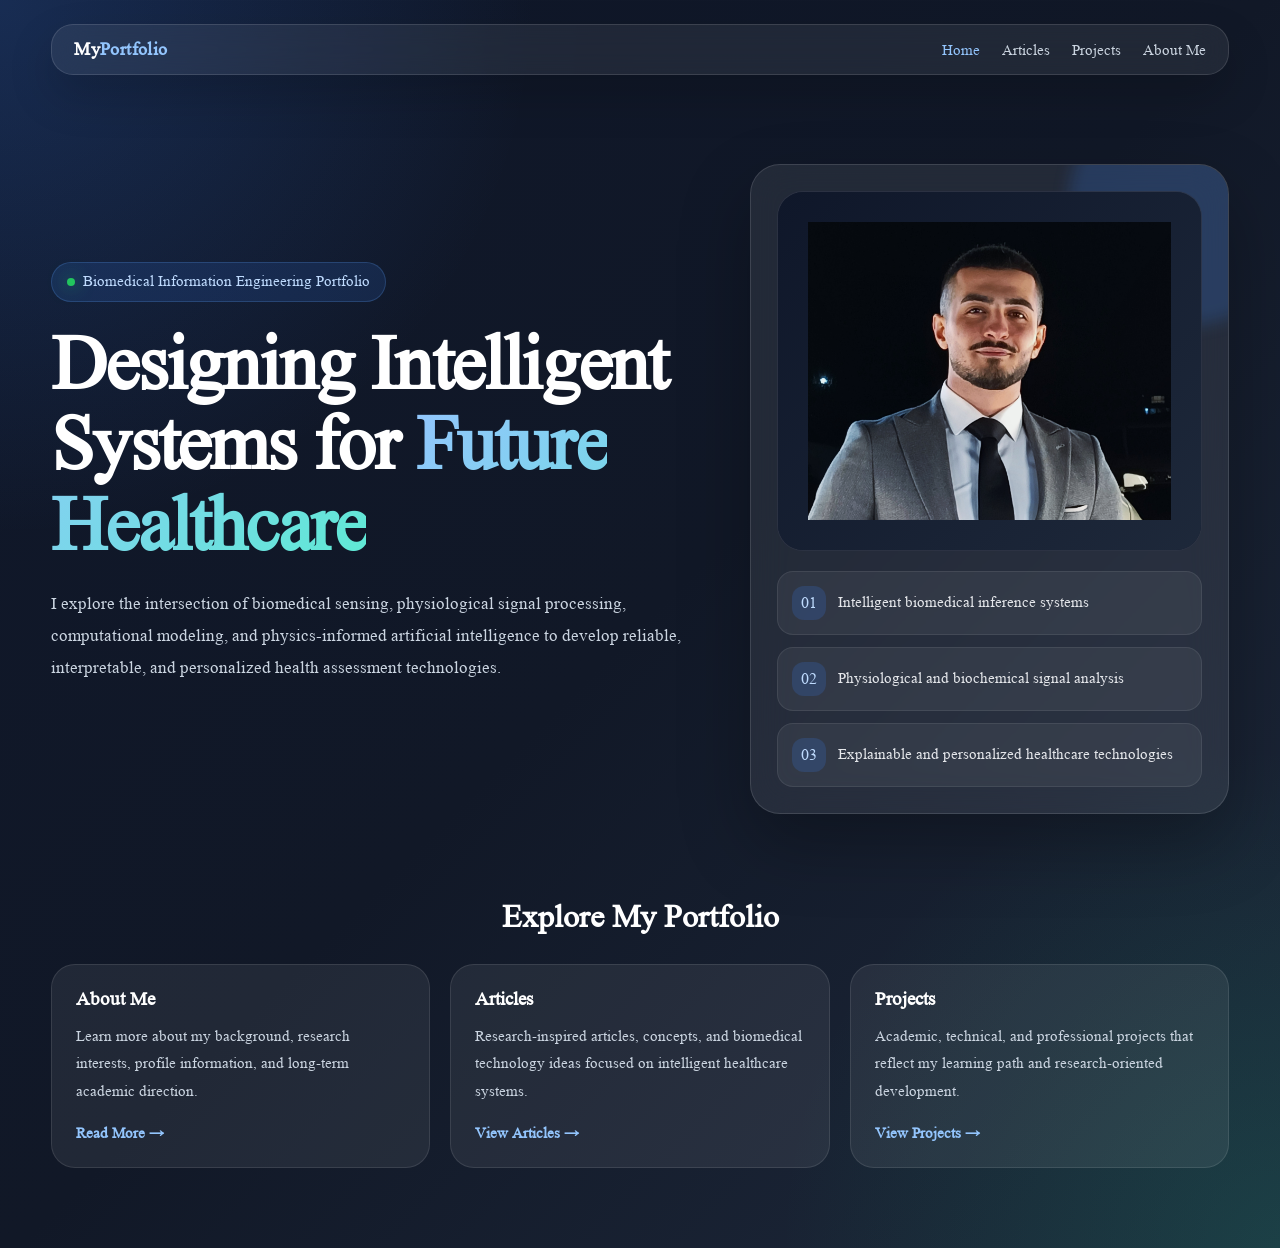
<file: index.html>
<!DOCTYPE html>
<html lang="en" dir="ltr">
<head>
  <meta charset="UTF-8" />
  <meta name="viewport" content="width=device-width, initial-scale=1.0" />
  <title>Home</title>

  <style>
    @font-face{
      font-family: my-font;
      src: url("font/times.ttf");
      font-weight: normal;
      font-style: normal;
    }
    * {
      font-family: "my-font", sans-serif;
      margin: 0;
      padding: 0;
      box-sizing: border-box;
    }

    body {
      font-family: "Segoe UI", Tahoma, Geneva, Verdana, sans-serif;
      background:
        radial-gradient(circle at top left, rgba(59,130,246,0.20), transparent 30%),
        radial-gradient(circle at bottom right, rgba(16,185,129,0.16), transparent 28%),
        linear-gradient(135deg, #0f172a, #111827, #1e293b);
      color: #e5e7eb;
      min-height: 100vh;
      overflow-x: hidden;
    }

    a {
      text-decoration: none;
      color: inherit;
    }

    .container {
      width: min(1180px, 92%);
      margin: 0 auto;
    }

    .navbar {
      padding: 24px 0;
      position: relative;
      z-index: 10;
    }

    .nav-content {
      display: flex;
      align-items: center;
      justify-content: space-between;
      background: rgba(255, 255, 255, 0.07);
      border: 1px solid rgba(255, 255, 255, 0.12);
      backdrop-filter: blur(18px);
      -webkit-backdrop-filter: blur(18px);
      border-radius: 22px;
      padding: 14px 22px;
      box-shadow: 0 20px 45px rgba(0, 0, 0, 0.18);
    }

    .logo {
      font-size: 1.15rem;
      font-weight: 700;
      color: #ffffff;
      letter-spacing: 0.4px;
    }

    .logo span {
      color: #93c5fd;
    }

    .nav-links {
      display: flex;
      align-items: center;
      gap: 22px;
      list-style: none;
    }

    .nav-links a {
      font-size: 0.95rem;
      color: #cbd5e1;
      transition: 0.3s ease;
    }

    .nav-links a:hover,
    .nav-links a.active {
      color: #93c5fd;
    }

    .hero {
      min-height: calc(100vh - 100px);
      display: flex;
      align-items: center;
      padding: 60px 0 80px;
      position: relative;
    }

    .hero-grid {
      display: grid;
      grid-template-columns: 1.15fr 0.85fr;
      gap: 50px;
      align-items: center;
    }

    .hero-badge {
      display: inline-flex;
      align-items: center;
      gap: 8px;
      padding: 10px 15px;
      border-radius: 999px;
      background: rgba(59, 130, 246, 0.14);
      border: 1px solid rgba(96, 165, 250, 0.22);
      color: #bfdbfe;
      font-size: 0.92rem;
      margin-bottom: 22px;
    }

    .badge-dot {
      width: 8px;
      height: 8px;
      background: #22c55e;
      border-radius: 50%;
      box-shadow: 0 0 18px rgba(34, 197, 94, 0.8);
    }

    .hero-title {
      font-size: clamp(2.6rem, 6vw, 5.4rem);
      line-height: 1.05;
      color: #ffffff;
      margin-bottom: 22px;
      letter-spacing: -1.8px;
    }

    .hero-title span {
      background: linear-gradient(135deg, #93c5fd, #5eead4);
      -webkit-background-clip: text;
      background-clip: text;
      color: transparent;
    }

    .hero-subtitle {
      max-width: 720px;
      color: #cbd5e1;
      line-height: 1.9;
      font-size: 1.06rem;
      margin-bottom: 32px;
    }

    .visual-card {
      position: relative;
      background: rgba(255,255,255,0.08);
      border: 1px solid rgba(255,255,255,0.12);
      border-radius: 30px;
      padding: 26px;
      backdrop-filter: blur(20px);
      -webkit-backdrop-filter: blur(20px);
      box-shadow: 0 30px 70px rgba(0, 0, 0, 0.28);
      overflow: hidden;
    }

    .visual-card::before {
      content: "";
      position: absolute;
      width: 240px;
      height: 240px;
      border-radius: 50%;
      background: rgba(59,130,246,0.20);
      top: -80px;
      right: -80px;
      filter: blur(8px);
    }

    .profile-frame {
      position: relative;
      border-radius: 26px;
      overflow: hidden;
      margin-bottom: 20px;
      background: rgba(15,23,42,0.75);
      border: 1px solid rgba(255,255,255,0.10);
      height: 360px;
    }

    .profile-frame img {
      width: 100%;
      height: 100%;
      object-fit: cover;
      display: block;
      opacity: 0.96;
    }

    .profile-placeholder {
      height: 100%;
      display: flex;
      align-items: center;
      justify-content: center;
      text-align: center;
      padding: 30px;
      color: #94a3b8;
      line-height: 1.8;
      background:
        radial-gradient(circle at center, rgba(59,130,246,0.18), transparent 34%),
        linear-gradient(135deg, rgba(15,23,42,0.96), rgba(30,41,59,0.96));
    }

    .focus-list {
      position: relative;
      display: grid;
      gap: 12px;
    }

    .focus-item {
      display: flex;
      align-items: center;
      gap: 12px;
      padding: 14px;
      border-radius: 16px;
      background: rgba(255,255,255,0.06);
      border: 1px solid rgba(255,255,255,0.08);
    }

    .focus-icon {
      width: 34px;
      height: 34px;
      border-radius: 12px;
      display: grid;
      place-items: center;
      background: rgba(59,130,246,0.18);
      color: #bfdbfe;
      flex-shrink: 0;
    }

    .focus-item span {
      color: #e5e7eb;
      font-size: 0.94rem;
      line-height: 1.5;
    }

    .sections-preview {
      padding: 0 0 80px;
    }

    .section-title {
      text-align: center;
      font-size: 2rem;
      color: #ffffff;
      margin-bottom: 28px;
    }

    .preview-grid {
      display: grid;
      grid-template-columns: repeat(3, minmax(0, 1fr));
      gap: 20px;
    }

    .preview-card {
      background: rgba(255,255,255,0.07);
      border: 1px solid rgba(255,255,255,0.10);
      border-radius: 24px;
      padding: 24px;
      transition: 0.3s ease;
      min-height: 190px;
    }

    .preview-card:hover {
      transform: translateY(-6px);
      background: rgba(255,255,255,0.10);
      border-color: rgba(96,165,250,0.28);
    }

    .preview-card h3 {
      color: #ffffff;
      font-size: 1.2rem;
      margin-bottom: 12px;
    }

    .preview-card p {
      color: #cbd5e1;
      line-height: 1.8;
      font-size: 0.95rem;
      margin-bottom: 18px;
    }

    .preview-card a {
      color: #93c5fd;
      font-weight: 600;
      font-size: 0.94rem;
    }

    @media (max-width: 950px) {
      .hero-grid {
        grid-template-columns: 1fr;
      }

      .visual-card {
        max-width: 560px;
      }

      .preview-grid {
        grid-template-columns: 1fr;
      }
    }

    @media (max-width: 720px) {
      .nav-content {
        flex-direction: column;
        gap: 16px;
      }

      .nav-links {
        flex-wrap: wrap;
        justify-content: center;
        gap: 14px;
      }

      .hero {
        padding-top: 35px;
      }

      .profile-frame {
        height: 290px;
      }
    }
  </style>
</head>

<body>
  <header class="navbar">
    <div class="container">
      <nav class="nav-content">
        <a href="index.html" class="logo">My<span>Portfolio</span></a>

        <ul class="nav-links">
          <li><a href="index.html" class="active">Home</a></li>
          <li><a href="article/article.html">Articles</a></li>
          <li><a href="Projects/Projects.html">Projects</a></li>
          <li><a href="about-me.html">About Me</a></li>
        </ul>
      </nav>
    </div>
  </header>

  <main>
    <section class="hero">
      <div class="container">
        <div class="hero-grid">
          <div class="hero-content">
            <div class="hero-badge">
              <span class="badge-dot"></span>
              Biomedical Information Engineering Portfolio
            </div>

            <h1 class="hero-title">
              Designing Intelligent Systems for <span>Future Healthcare</span>
            </h1>

            <p class="hero-subtitle">
              I explore the intersection of biomedical sensing, physiological signal processing,
              computational modeling, and physics-informed artificial intelligence to develop
              reliable, interpretable, and personalized health assessment technologies.
            </p>
          </div>

          <aside class="visual-card">
            <div class="profile-frame">
              <div class="profile-placeholder">
                <img src="Img/profile.jpg" alt="">
              </div>
            </div>

            <div class="focus-list">
              <div class="focus-item">
                <div class="focus-icon">01</div>
                <span>Intelligent biomedical inference systems</span>
              </div>

              <div class="focus-item">
                <div class="focus-icon">02</div>
                <span>Physiological and biochemical signal analysis</span>
              </div>

              <div class="focus-item">
                <div class="focus-icon">03</div>
                <span>Explainable and personalized healthcare technologies</span>
              </div>
            </div>
          </aside>
        </div>
      </div>
    </section>

    <section class="sections-preview">
      <div class="container">
        <h2 class="section-title">Explore My Portfolio</h2>

        <div class="preview-grid">
          <div class="preview-card">
            <h3>About Me</h3>
            <p>
              Learn more about my background, research interests, profile information,
              and long-term academic direction.
            </p>
            <a href="about-me.html">Read More →</a>
          </div>

          <div class="preview-card">
            <h3>Articles</h3>
            <p>
              Research-inspired articles, concepts, and biomedical technology ideas
              focused on intelligent healthcare systems.
            </p>
            <a href="article/article.html">View Articles →</a>
          </div>

          <div class="preview-card">
            <h3>Projects</h3>
            <p>
              Academic, technical, and professional projects that reflect my learning
              path and research-oriented development.
            </p>
            <a href="Projects/Projects.html">View Projects →</a>
          </div>
        </div>
      </div>
    </section>
  </main>
</body>
</html>
</file>
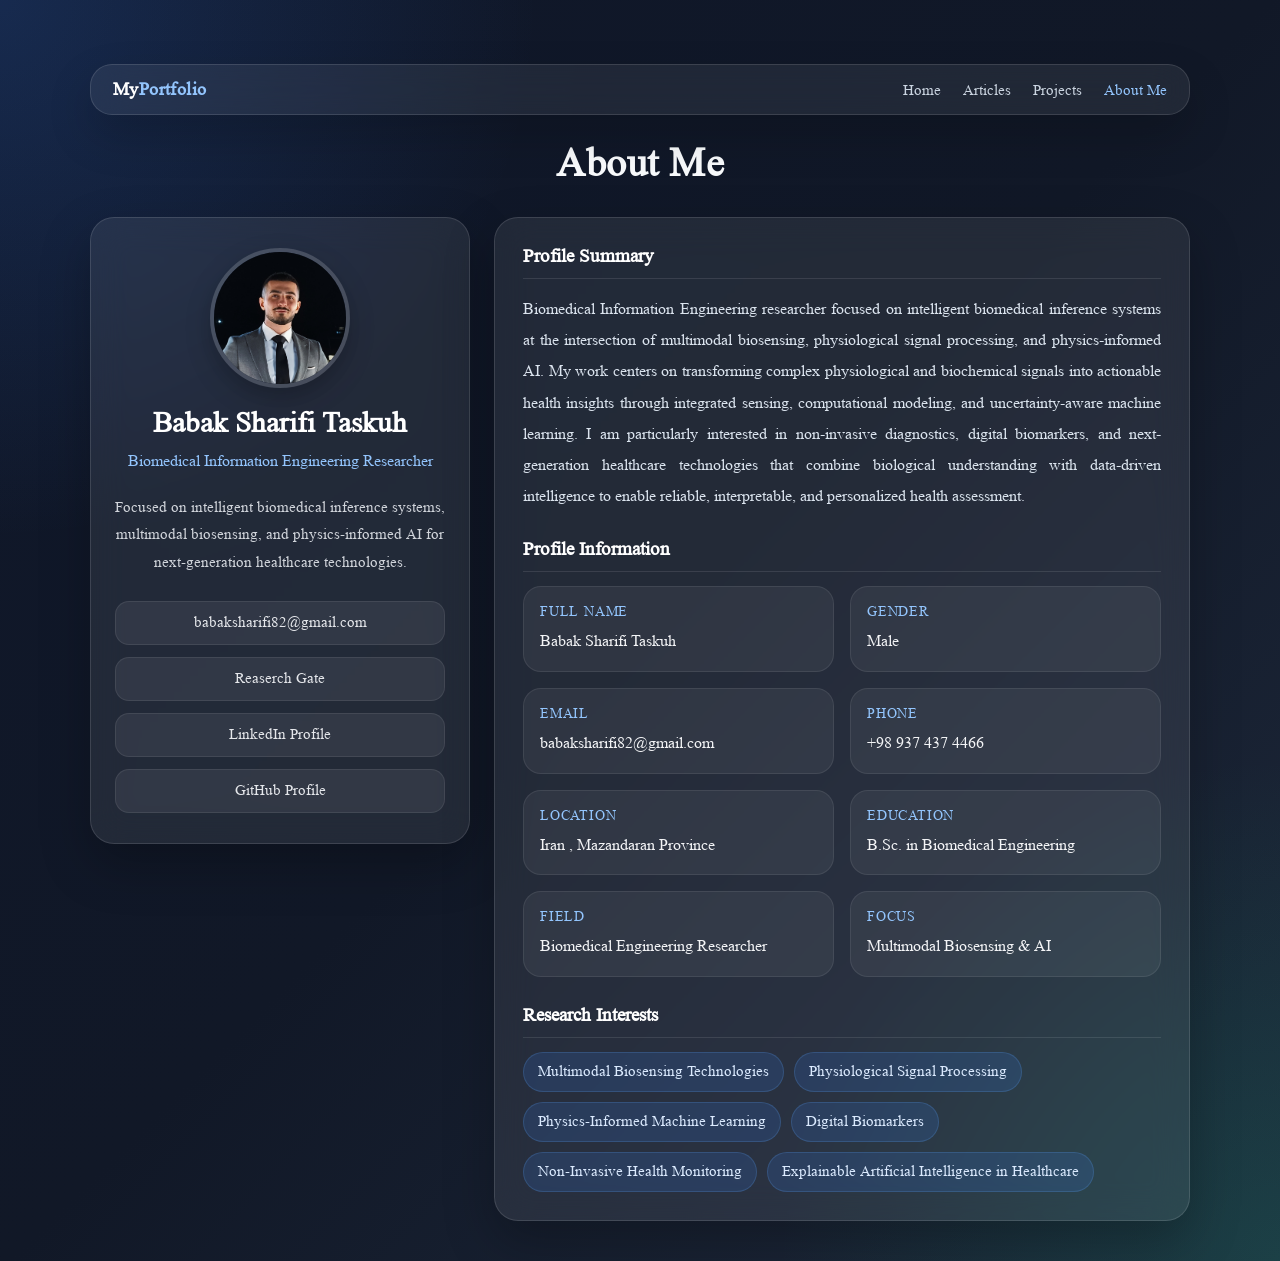
<file: about-me.html>
<!DOCTYPE html>
<html lang="en" dir="ltr">
<head>
  <meta charset="UTF-8" />
  <meta name="viewport" content="width=device-width, initial-scale=1.0" />
  <title>About Me</title>
  <style>
    @font-face{
      font-family: my-font;
      src: url("font/times.ttf");
      font-weight: normal;
      font-style: normal;
    }
    * {
      font-family: "my-font", sans-serif;
      margin: 0;
      padding: 0;
      box-sizing: border-box;
    }

    body {
      font-family: "Segoe UI", Tahoma, Geneva, Verdana, sans-serif;
      background:
        radial-gradient(circle at top left, rgba(59,130,246,0.18), transparent 30%),
        radial-gradient(circle at bottom right, rgba(16,185,129,0.16), transparent 28%),
        linear-gradient(135deg, #0f172a, #111827, #1e293b);
      color: #e5e7eb;
      min-height: 100vh;
      padding: 40px 20px;
    }

    .container {
      max-width: 1100px;
      margin: 0 auto;
    }
    a {
      text-decoration: none;
      color: inherit;
    }

    .navbar {
      padding: 24px 0;
      position: relative;
      z-index: 10;
    }

    .nav-content {
      display: flex;
      align-items: center;
      justify-content: space-between;
      background: rgba(255, 255, 255, 0.07);
      border: 1px solid rgba(255, 255, 255, 0.12);
      backdrop-filter: blur(18px);
      -webkit-backdrop-filter: blur(18px);
      border-radius: 22px;
      padding: 14px 22px;
      box-shadow: 0 20px 45px rgba(0, 0, 0, 0.18);
    }

    .logo {
      font-size: 1.15rem;
      font-weight: 700;
      color: #ffffff;
      letter-spacing: 0.4px;
    }

    .logo span {
      color: #93c5fd;
    }

    .nav-links {
      display: flex;
      align-items: center;
      gap: 22px;
      list-style: none;
    }

    .nav-links a {
      font-size: 0.95rem;
      color: #cbd5e1;
      transition: 0.3s ease;
    }

    .nav-links a:hover,
    .nav-links a.active {
      color: #93c5fd;
    }

    .page-title {
      text-align: center;
      font-size: 2.5rem;
      font-weight: 700;
      margin-bottom: 30px;
      color: #f8fafc;
      letter-spacing: 0.5px;
    }

    .about-wrapper {
      display: grid;
      grid-template-columns: 380px 1fr;
      gap: 24px;
    }

    .profile-card,
    .content-card {
      background: rgba(255, 255, 255, 0.08);
      border: 1px solid rgba(255, 255, 255, 0.12);
      border-radius: 24px;
      backdrop-filter: blur(18px);
      -webkit-backdrop-filter: blur(18px);
      box-shadow: 0 20px 50px rgba(0, 0, 0, 0.25);
    }

    .profile-card {
      padding: 30px 24px;
      text-align: center;
      position: sticky;
      top: 20px;
      height: fit-content;
    }

    .profile-image {
      width: 140px;
      height: 140px;
      margin: 0 auto 18px;
      border-radius: 50%;
      overflow: hidden;
      border: 4px solid rgba(255,255,255,0.16);
      box-shadow: 0 10px 25px rgba(0,0,0,0.25);
    }

    .profile-image img {
      width: 100%;
      height: 100%;
      object-fit: cover;
    }

    .profile-card h2 {
      font-size: 1.8rem;
      margin-bottom: 8px;
      color: #ffffff;
    }

    .profile-role {
      font-size: 1rem;
      color: #93c5fd;
      margin-bottom: 20px;
      line-height: 1.6;
    }

    .mini-bio {
      font-size: 0.96rem;
      line-height: 1.8;
      color: #d1d5db;
      margin-bottom: 24px;
    }

    .contact-links {
      display: flex;
      flex-direction: column;
      gap: 12px;
    }

    .contact-links a {
      text-decoration: none;
      color: #e5e7eb;
      background: rgba(255,255,255,0.07);
      border: 1px solid rgba(255,255,255,0.08);
      padding: 12px 14px;
      border-radius: 14px;
      transition: 0.3s ease;
      font-size: 0.95rem;
    }

    .contact-links a:hover {
      background: rgba(59,130,246,0.18);
      border-color: rgba(96,165,250,0.35);
      transform: translateY(-2px);
    }

    .content-card {
      padding: 28px;
    }

    .section {
      margin-bottom: 28px;
    }

    .section:last-child {
      margin-bottom: 0;
    }

    .section h3 {
      font-size: 1.2rem;
      color: #ffffff;
      margin-bottom: 14px;
      padding-bottom: 10px;
      border-bottom: 1px solid rgba(255,255,255,0.1);
    }

    .summary-text {
      color: #dbe4ee;
      line-height: 1.95;
      font-size: 1rem;
      text-align: justify;
    }

    .info-grid {
      display: grid;
      grid-template-columns: repeat(2, minmax(0, 1fr));
      gap: 16px;
    }

    .info-item {
      background: rgba(255,255,255,0.06);
      border: 1px solid rgba(255,255,255,0.08);
      border-radius: 18px;
      padding: 16px;
    }

    .info-item span {
      display: block;
    }

    .info-label {
      font-size: 0.85rem;
      color: #93c5fd;
      margin-bottom: 8px;
      text-transform: uppercase;
      letter-spacing: 0.8px;
    }

    .info-value {
      font-size: 0.98rem;
      color: #f3f4f6;
      line-height: 1.7;
    }

    .tags {
      display: flex;
      flex-wrap: wrap;
      gap: 10px;
    }

    .tag {
      padding: 10px 14px;
      border-radius: 999px;
      background: rgba(59,130,246,0.16);
      color: #dbeafe;
      border: 1px solid rgba(96,165,250,0.2);
      font-size: 0.92rem;
    }

    @media (max-width: 900px) {
      .about-wrapper {
        grid-template-columns: 1fr;
      }

      .profile-card {
        position: static;
      }
    }

    @media (max-width: 640px) {
      .page-title {
        font-size: 2rem;
      }

      .content-card,
      .profile-card {
        padding: 22px 18px;
      }

      .info-grid {
        grid-template-columns: 1fr;
      }

      .summary-text {
        text-align: left;
      }
    }
    @media (max-width: 720px) {
      .nav-content {
        flex-direction: column;
        gap: 16px;
      }

      .nav-links {
        flex-wrap: wrap;
        justify-content: center;
        gap: 14px;
      }
    }
  </style>
</head>
<body>

  <header class="navbar">
    <div class="container">
      <nav class="nav-content">
        <a href="index.html" class="logo">My<span>Portfolio</span></a>

        <ul class="nav-links">
          <li><a href="index.html">Home</a></li>
          <li><a href="article/article.html" >Articles</a></li>
          <li><a href="Projects/Projects.html">Projects</a></li>
          <li><a href="about-me.html" class="active">About Me</a></li>
        </ul>
      </nav>
    </div>
  </header>
  <div class="container">
    <h1 class="page-title">About Me</h1>

    <div class="about-wrapper">
      <aside class="profile-card">
        <div class="profile-image">
          <img src="Img/profile.jpg"/>
        </div>

        <h2>Babak Sharifi Taskuh</h2>
        <p class="profile-role">
          Biomedical Information Engineering Researcher
        </p>

        <p class="mini-bio">
          Focused on intelligent biomedical inference systems, multimodal biosensing,
          and physics-informed AI for next-generation healthcare technologies.
        </p>

        <div class="contact-links">
          <a href="#">babaksharifi82@gmail.com</a>
          <a href="https://www.researchgate.net/profile/Babak-Sharifi-Taskuh?ev=prf_overview">Reaserch Gate</a>
          <a href="https://www.linkedin.com/in/babak-sharifi-574297356?utm_source=share_via&utm_content=profile&utm_medium=member_android">LinkedIn Profile</a>
          <a href="https://github.com/babak-82">GitHub Profile</a>
        </div>
      </aside>

      <main class="content-card">
        <section class="section">
          <h3>Profile Summary</h3>
          <p class="summary-text">
            Biomedical Information Engineering researcher focused on intelligent biomedical
            inference systems at the intersection of multimodal biosensing, physiological
            signal processing, and physics-informed AI. My work centers on transforming
            complex physiological and biochemical signals into actionable health insights
            through integrated sensing, computational modeling, and uncertainty-aware
            machine learning. I am particularly interested in non-invasive diagnostics,
            digital biomarkers, and next-generation healthcare technologies that combine
            biological understanding with data-driven intelligence to enable reliable,
            interpretable, and personalized health assessment.
          </p>
        </section>

        <section class="section">
          <h3>Profile Information</h3>
          <div class="info-grid">
            <div class="info-item">
              <span class="info-label">Full Name</span>
              <span class="info-value">Babak Sharifi Taskuh</span>
            </div>

            <div class="info-item">
              <span class="info-label">Gender</span>
              <span class="info-value">Male</span>
            </div>

            <div class="info-item">
              <span class="info-label">Email</span>
              <span class="info-value">babaksharifi82@gmail.com</span>
            </div>

            <div class="info-item">
              <span class="info-label">Phone</span>
              <span class="info-value">+98 937 437 4466</span>
            </div>

            <div class="info-item">
              <span class="info-label">Location</span>
              <span class="info-value">Iran , Mazandaran Province</span>
            </div>

            <div class="info-item">
              <span class="info-label">Education</span>
              <span class="info-value">B.Sc. in Biomedical Engineering</span>
            </div>

            <div class="info-item">
              <span class="info-label">Field</span>
              <span class="info-value">Biomedical Engineering Researcher</span>
            </div>

            <div class="info-item">
              <span class="info-label">Focus</span>
              <span class="info-value">Multimodal Biosensing & AI</span>
            </div>
          </div>
        </section>

        <section class="section">
          <h3>Research Interests</h3>
          <div class="tags">
            <span class="tag">Multimodal Biosensing Technologies</span>
            <span class="tag">Physiological Signal Processing</span>
            <span class="tag">Physics-Informed Machine Learning</span>
            <span class="tag">Digital Biomarkers</span>
            <span class="tag">Non-Invasive Health Monitoring</span>
            <span class="tag">Explainable Artificial Intelligence in Healthcare</span>
          </div>
        </section>
      </main>
    </div>
  </div>
</body>
</html>
</file>
